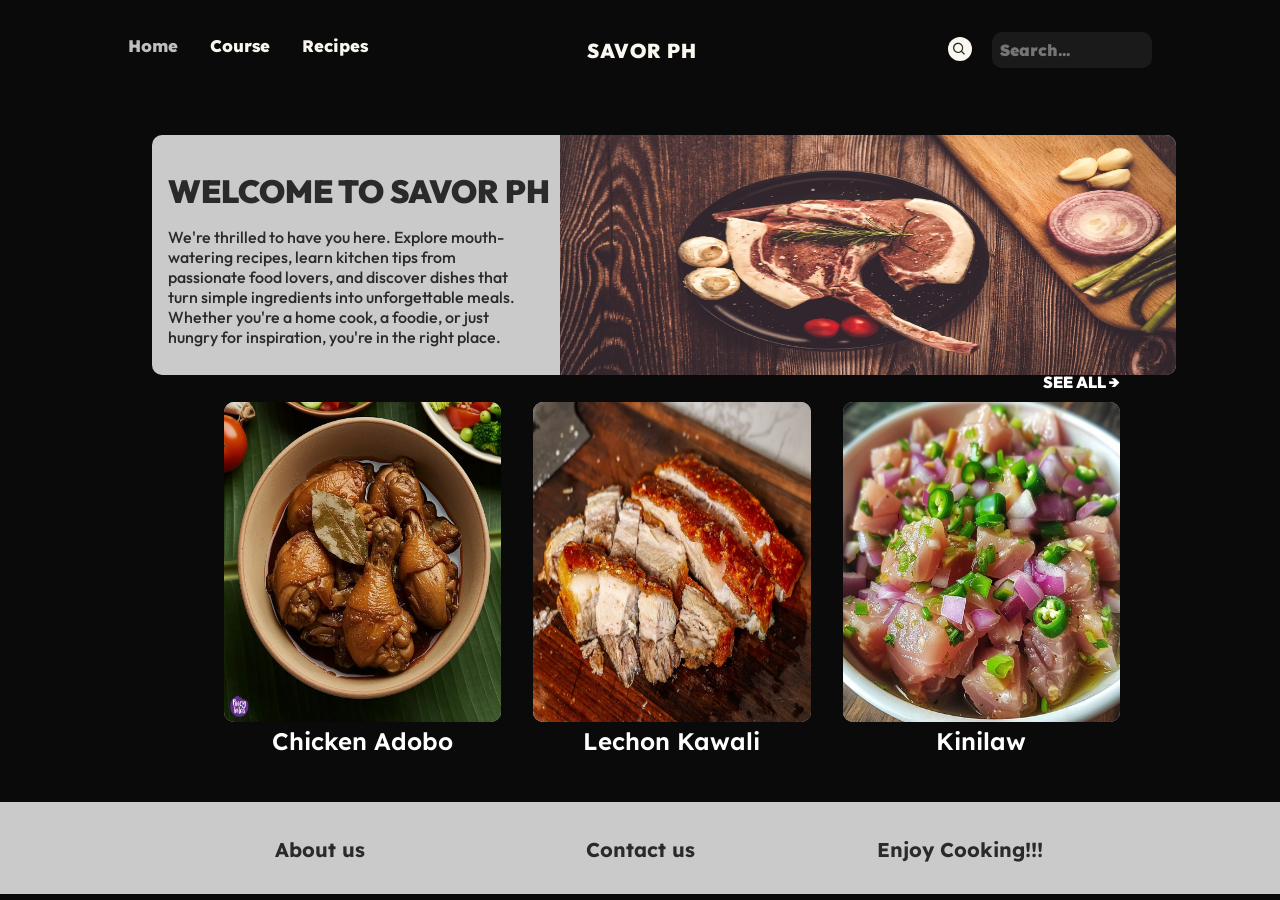
<file: index.html>
<!DOCTYPE html>
<html lang="en">
<head>
    <meta charset="UTF-8">
    <meta name="viewport" content="width=device-width, initial-scale=1.0">
    <link rel="stylesheet" href="style.css">
    <link href='https://unpkg.com/boxicons@2.1.4/css/boxicons.min.css' rel='stylesheet'>
    <title>Home Page</title>
</head>
<body>

    <nav>
        <ul class="nav-links">
            <li><a id="home" href="#">Home</a></li>
            <div class="dropdown">
                <button>Course</button>
                <div class="content">
                    <a href="2ndPage.html">Breakfast</a>
                    <a href="2ndPage(2.1).html">Lunch</a>
                    <a href="2ndPage(2.2).html">Appetizers</a>
                    <a href="2ndPage(2.3).html">Dessert</a>
                </div>
            </div>
            <li><a href="3rdPage.html">Recipes</a></li>
        </ul>
        <div class="logo">SAVOR PH</div>
        <div class="searchbar">
            <i class='bx bx-search search'></i>
            <input type="text" placeholder="Search..." class="searchBar">
        </div>
    </nav>

    <div class="container">
        <div class="content">
            <img src="tomahawk.jpg" alt="">
            <h1>
                WELCOME TO SAVOR PH
            </h1>
            <p>
                We're thrilled to have you here. Explore mouth-watering recipes, learn kitchen tips from passionate food
                lovers, and discover dishes that turn simple ingredients into unforgettable meals. Whether you're a home
                cook, a foodie, or just hungry for inspiration, you're in the right place.
            </p>
        </div>
    </div>

    <div class="items">
        <div class="sec-header">
            <span></span>
            <a href="#">SEE ALL →</a>
        </div>

        <div class="cards">
            <div class="card">
                <img src="chicken-adobo.jpg" alt="">
                <span></span>
                <a href="#">Chicken Adobo</a>
            </div>
            <div class="card">
                <img src="lechon-kawali.jpg" alt="">
                <span></span>
                <a href="#">Lechon Kawali</a>
            </div>
            <div class="card">
                <img src="kinilaw.jpg" alt="">
                <span></span>
                <a href="#">Kinilaw</a>
            </div>
        </div>
    </div>

    <footer>
        <div class="container2">
            <div class="footer-content">
                <h3>About us</h3>
            </div>
            <div class="footer-content">
                <h3>Contact us</h3>
            </div>
            <div class="footer-content">
                <h3>Enjoy Cooking!!!</h3>
            </div>
        </div>
    </footer>
</body>
</html>
</file>
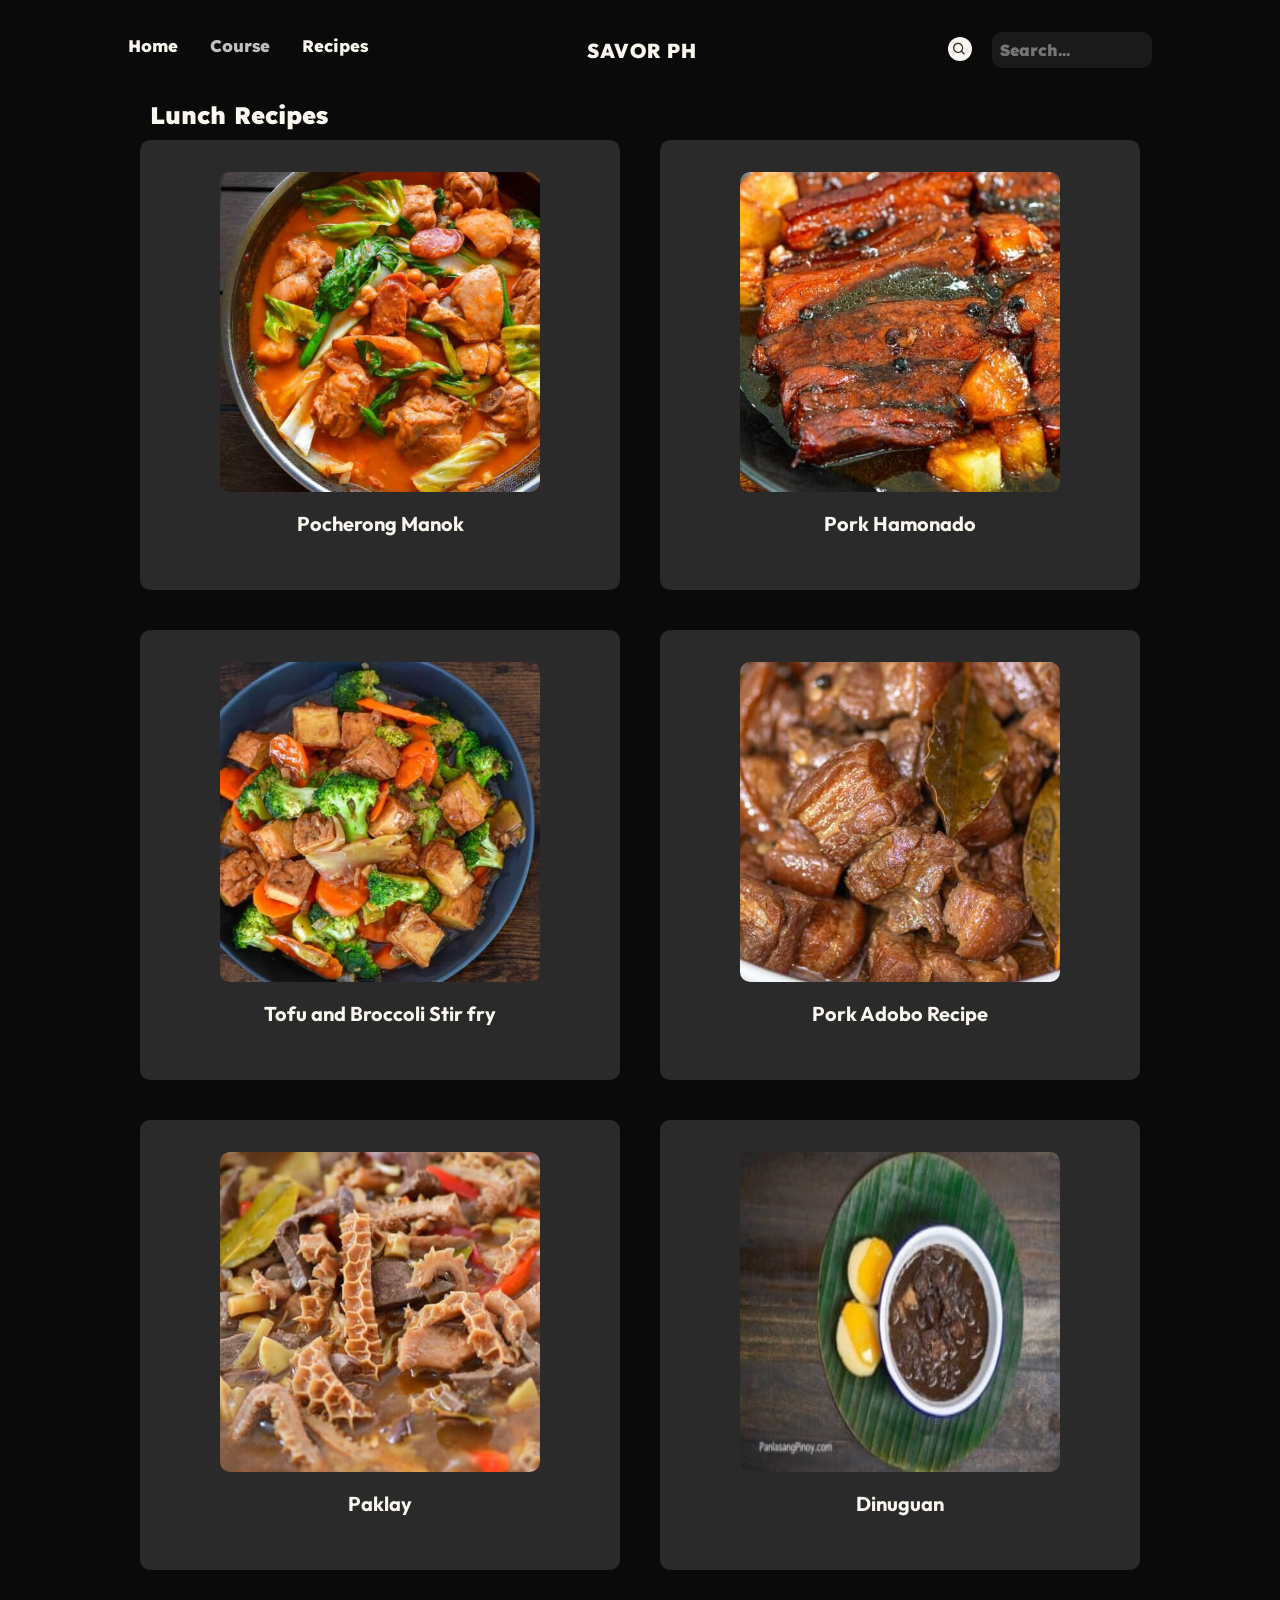
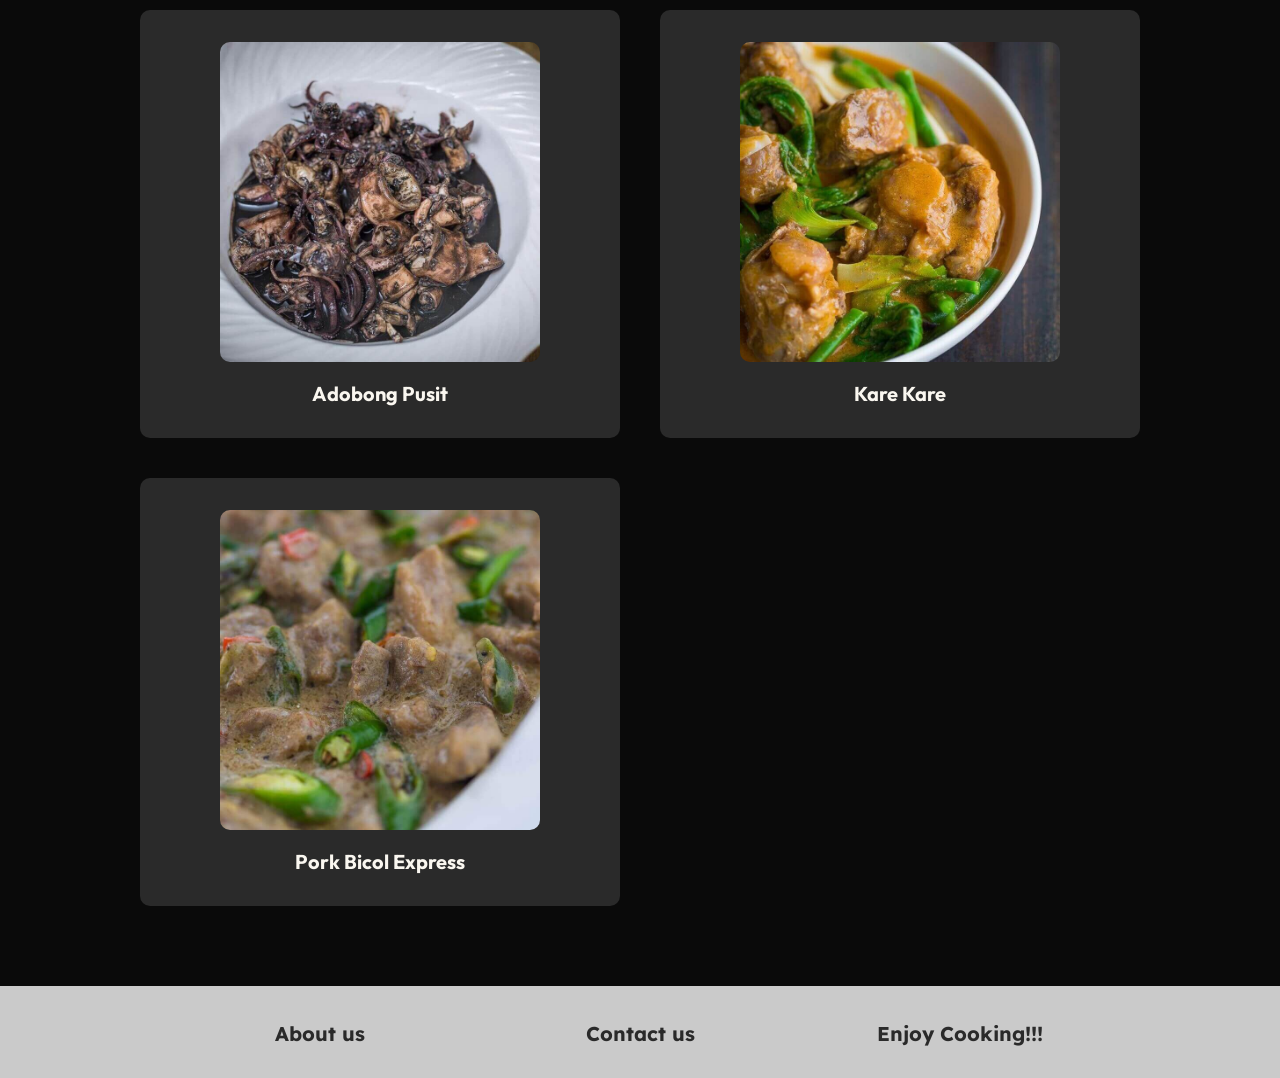
<file: 2ndPage(2.1).html>
<!DOCTYPE html>
<html lang="en">
<head>
    <meta charset="UTF-8">
    <meta name="viewport" content="width=device-width, initial-scale=1.0">
    <link rel="stylesheet" href="style.css">
    <link href='https://unpkg.com/boxicons@2.1.4/css/boxicons.min.css' rel='stylesheet'>
    <title>2nd (2.1) Page</title>
</head>
<body>

    <nav>
        <ul class="nav-links">
            <li><a href="index.html">Home</a></li>
            <div class="dropdown">
                <button id="boton">Course</button>
                <div class="content">
                    <a href="2ndPage.html">Breakfast</a>
                    <a href="">Lunch</a>
                    <a href="2ndPage(2.2).html">Appetizers</a>
                    <a href="2ndPage(2.3).html">Dessert</a>
                </div>
            </div>
            <li><a href="3rdPage.html">Recipes</a></li>
        </ul>
        <div class="logo">SAVOR PH</div>
        <div class="searchbar">
            <i class='bx bx-search search'></i>
            <input type="text" placeholder="Search..." class="searchBar">
        </div>
    </nav>

    <div class="subtitle">
        <h2>Lunch Recipes</h2>
    </div>

    <div class="grid-container">
        <div class="card1">
            <img class="ome" src="pocherong-manok.jpg" alt="">
            <h2><a href="https://panlasangpinoy.com/pocherong-manok/">Pocherong Manok</a></h2>
        </div>
        <div class="card1">
            <img class="ome" src="hamonadong-baboy.jpg" alt="">
            <h2><a href="https://panlasangpinoy.com/pork-hamonado/">Pork Hamonado</a></h2>
        </div>
        <div class="card1">
            <img class="ome" src="tofu-broccoli.jpg" alt="">
            <h2><a href="https://panlasangpinoy.com/tofu-and-broccoli-stir-fry/">Tofu and Broccoli Stir fry</a></h2>
        </div>
        <div class="card1">
            <img class="ome" src="adobo-pork.jpg" alt="">
            <h2><a href="https://panlasangpinoy.com/filipino-food-pork-adobo-recipe/">Pork Adobo Recipe</a></h2>
        </div>
        <div class="card1">
            <img class="ome" src="paklay.jpg" alt="">
            <h2><a href="https://panlasangpinoy.com/paklay-recipe/">Paklay</a></h2>
        </div>
        <div class="card1">
            <img class="ome" src="dinuguan.jpg" alt="">
            <h2><a href="https://panlasangpinoy.com/pork-dinuguan-recipe/">Dinuguan</a></h2>
        </div>
        <div class="card1">
            <img class="ome" src="adobong-pusit.jpg" alt="">
            <h2><a href="https://panlasangpinoy.com/adobong-pusit-recipe/">Adobong Pusit</a></h2>
        </div>
        <div class="card1">
            <img class="ome" src="kare-kare.jpg" alt="">
            <h2><a href="https://panlasangpinoy.com/kare-kare-recipe/">Kare Kare</a></h2>
        </div>
        <div class="card1">
            <img class="ome" src="bicol-express.jpg" alt="">
            <h2><a href="https://panlasangpinoy.com/pork-bicol-express-recipe/">Pork Bicol Express</a></h2>
        </div>
    </div>

    <footer>
        <div class="container2">
            <div class="footer-content">
                <h3>About us</h3>
            </div>
            <div class="footer-content">
                <h3>Contact us</h3>
            </div>
            <div class="footer-content">
                <h3>Enjoy Cooking!!!</h3>
            </div>
        </div>
    </footer>
</body>
</html>
</file>
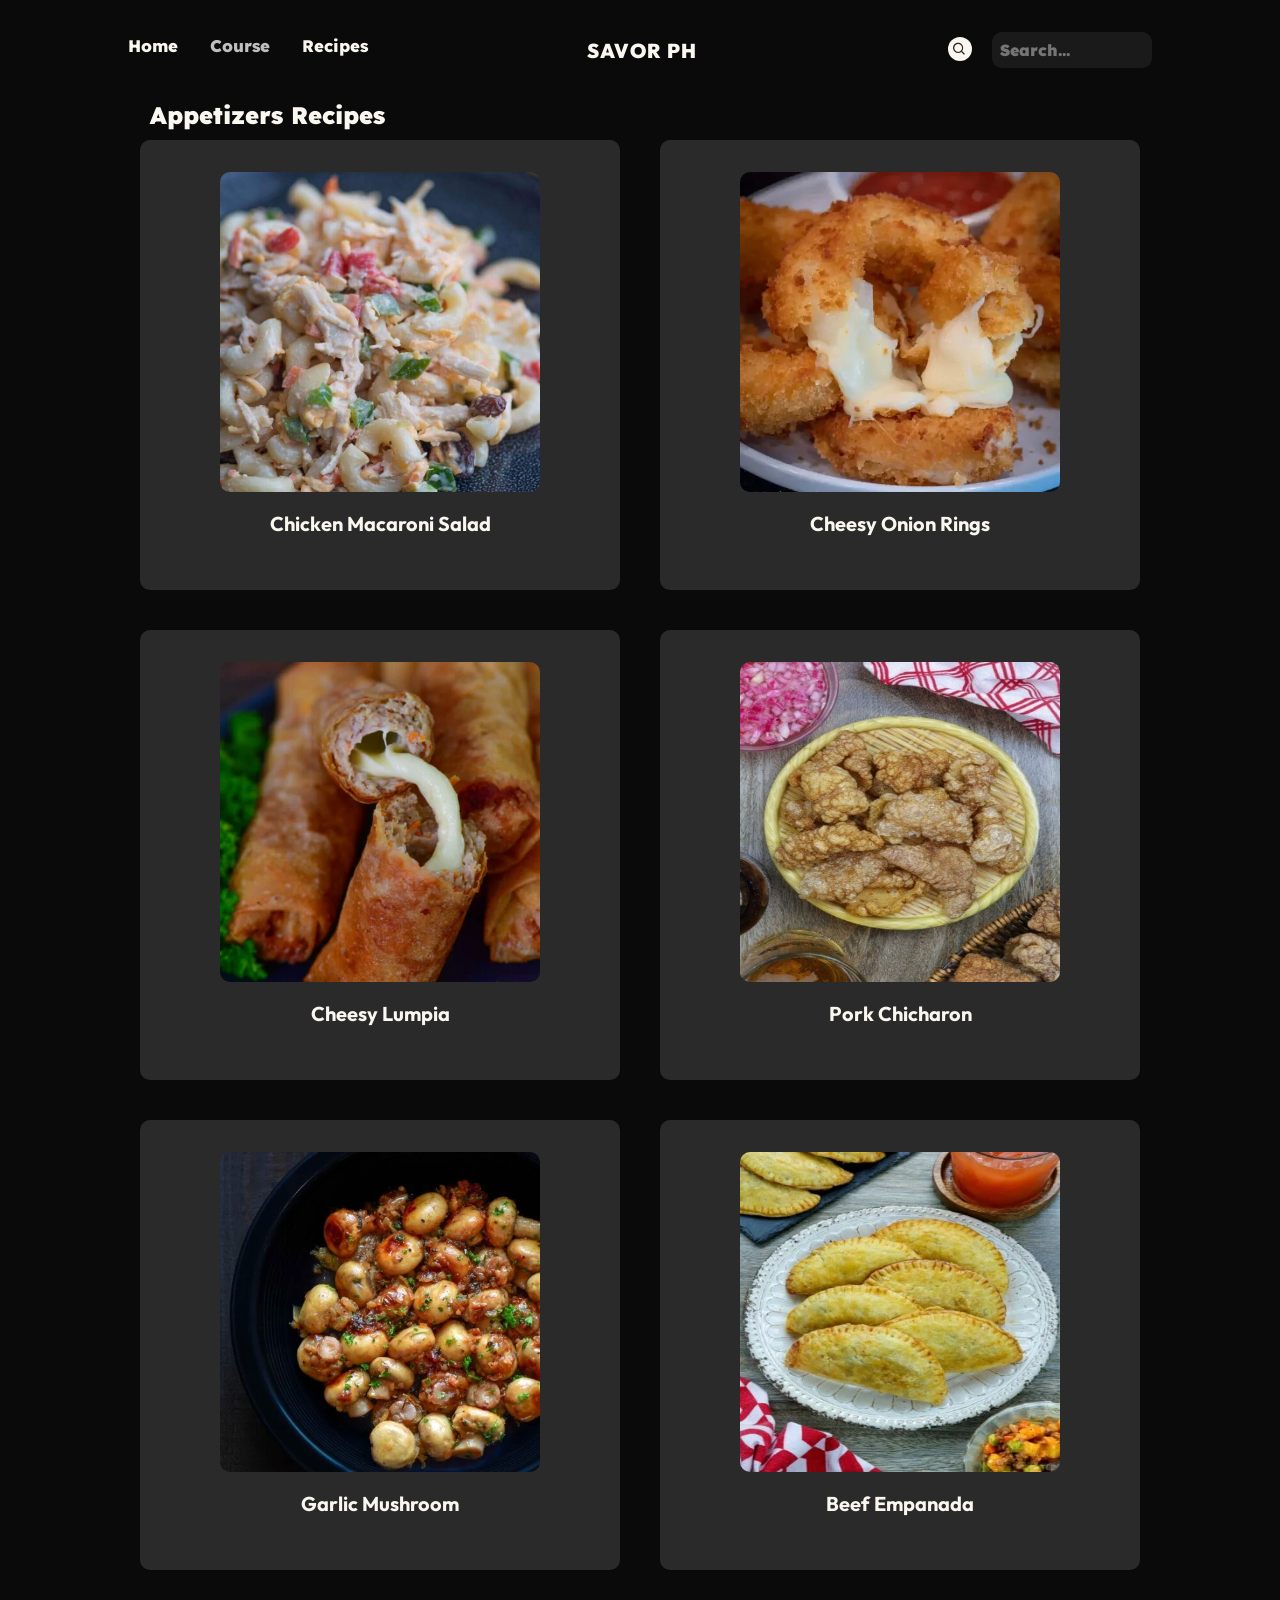
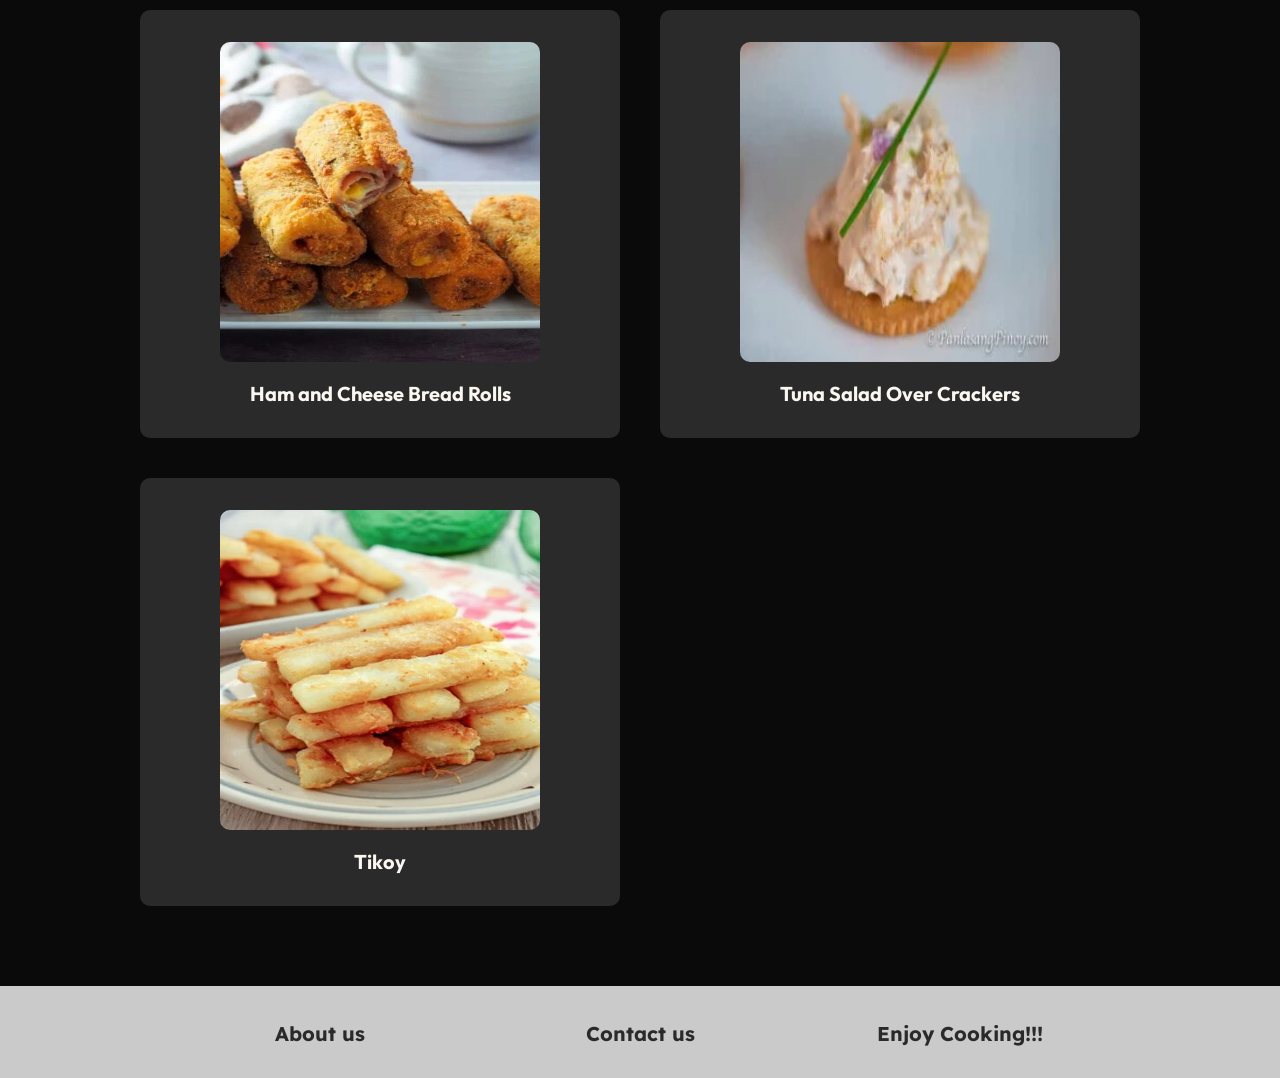
<file: 2ndPage(2.2).html>
<!DOCTYPE html>
<html lang="en">
<head>
    <meta charset="UTF-8">
    <meta name="viewport" content="width=device-width, initial-scale=1.0">
    <link rel="stylesheet" href="style.css">
    <link href='https://unpkg.com/boxicons@2.1.4/css/boxicons.min.css' rel='stylesheet'>
    <title>2nd (2.2) Page</title>
</head>
<body>

    <nav>
        <ul class="nav-links">
            <li><a href="index.html">Home</a></li>
            <div class="dropdown">
                <button id="boton">Course</button>
                <div class="content">
                    <a href="2ndPage.html">Breakfast</a>
                    <a href="2ndPage(2.1).html">Lunch</a>
                    <a href="">Appetizers</a>
                    <a href="2ndPage(2.3).html">Dessert</a>
                </div>
            </div>
            <li><a href="3rdPage.html">Recipes</a></li>
        </ul>
        <div class="logo">SAVOR PH</div>
        <div class="searchbar">
            <i class='bx bx-search search'></i>
            <input type="text" placeholder="Search..." class="searchBar">
        </div>
    </nav>

    <div class="subtitle">
        <h2>Appetizers Recipes</h2>
    </div>

    <div class="grid-container">
        <div class="card1">
            <img class="ome" src="macaroni.jpg" alt="">
            <h2><a href="https://panlasangpinoy.com/filipino-chicken-macaroni-salad-recipe/">Chicken Macaroni Salad</a></h2>
        </div>
        <div class="card1">
            <img class="ome" src="onion-rings.webp" alt="">
            <h2><a href="https://panlasangpinoy.com/cheesy-onion-rings/">Cheesy Onion Rings</a></h2>
        </div>
        <div class="card1">
            <img class="ome" src="lumpia-cheesy.webp" alt="">
            <h2><a href="https://panlasangpinoy.com/cheesy-lumpia/">Cheesy Lumpia</a></h2>
        </div>
        <div class="card1">
            <img class="ome" src="pork-chicharon.jpg" alt="">
            <h2><a href="https://www.kawalingpinoy.com/pork-chicharon/">Pork Chicharon</a></h2>
        </div>
        <div class="card1">
            <img class="ome" src="best-garlic-mushroom-500x500.webp" alt="">
            <h2><a href="https://panlasangpinoy.com/garlic-mushroom/">Garlic Mushroom</a></h2>
        </div>
        <div class="card1">
            <img class="ome" src="beef-empanada-11-366x476.webp" alt="">
            <h2><a href="https://www.kawalingpinoy.com/beef-empanada/">Beef Empanada</a></h2>
        </div>
        <div class="card1">
            <img class="ome" src="ham-cheese-bread-rolls-4-366x476.webp" alt="">
            <h2><a href="https://www.kawalingpinoy.com/ham-cheese-bread-rolls/">Ham and Cheese Bread Rolls</a></h2>
        </div>
        <div class="card1">
            <img class="ome" src="Tuna-Salad-over-Crackers-300x193.webp" alt="">
            <h2><a href="https://panlasangpinoy.com/tuna-salad-over-crackers/">Tuna Salad Over Crackers</a></h2>
        </div>
        <div class="card1">
            <img class="ome" src="homemade-tikoy-3-366x476.webp" alt="">
            <h2><a href="https://www.kawalingpinoy.com/tikoy/">Tikoy</a></h2>
        </div>
    </div>

    <footer>
        <div class="container2">
            <div class="footer-content">
                <h3>About us</h3>
            </div>
            <div class="footer-content">
                <h3>Contact us</h3>
            </div>
            <div class="footer-content">
                <h3>Enjoy Cooking!!!</h3>
            </div>
        </div>
    </footer>
</body>
</html>
</file>
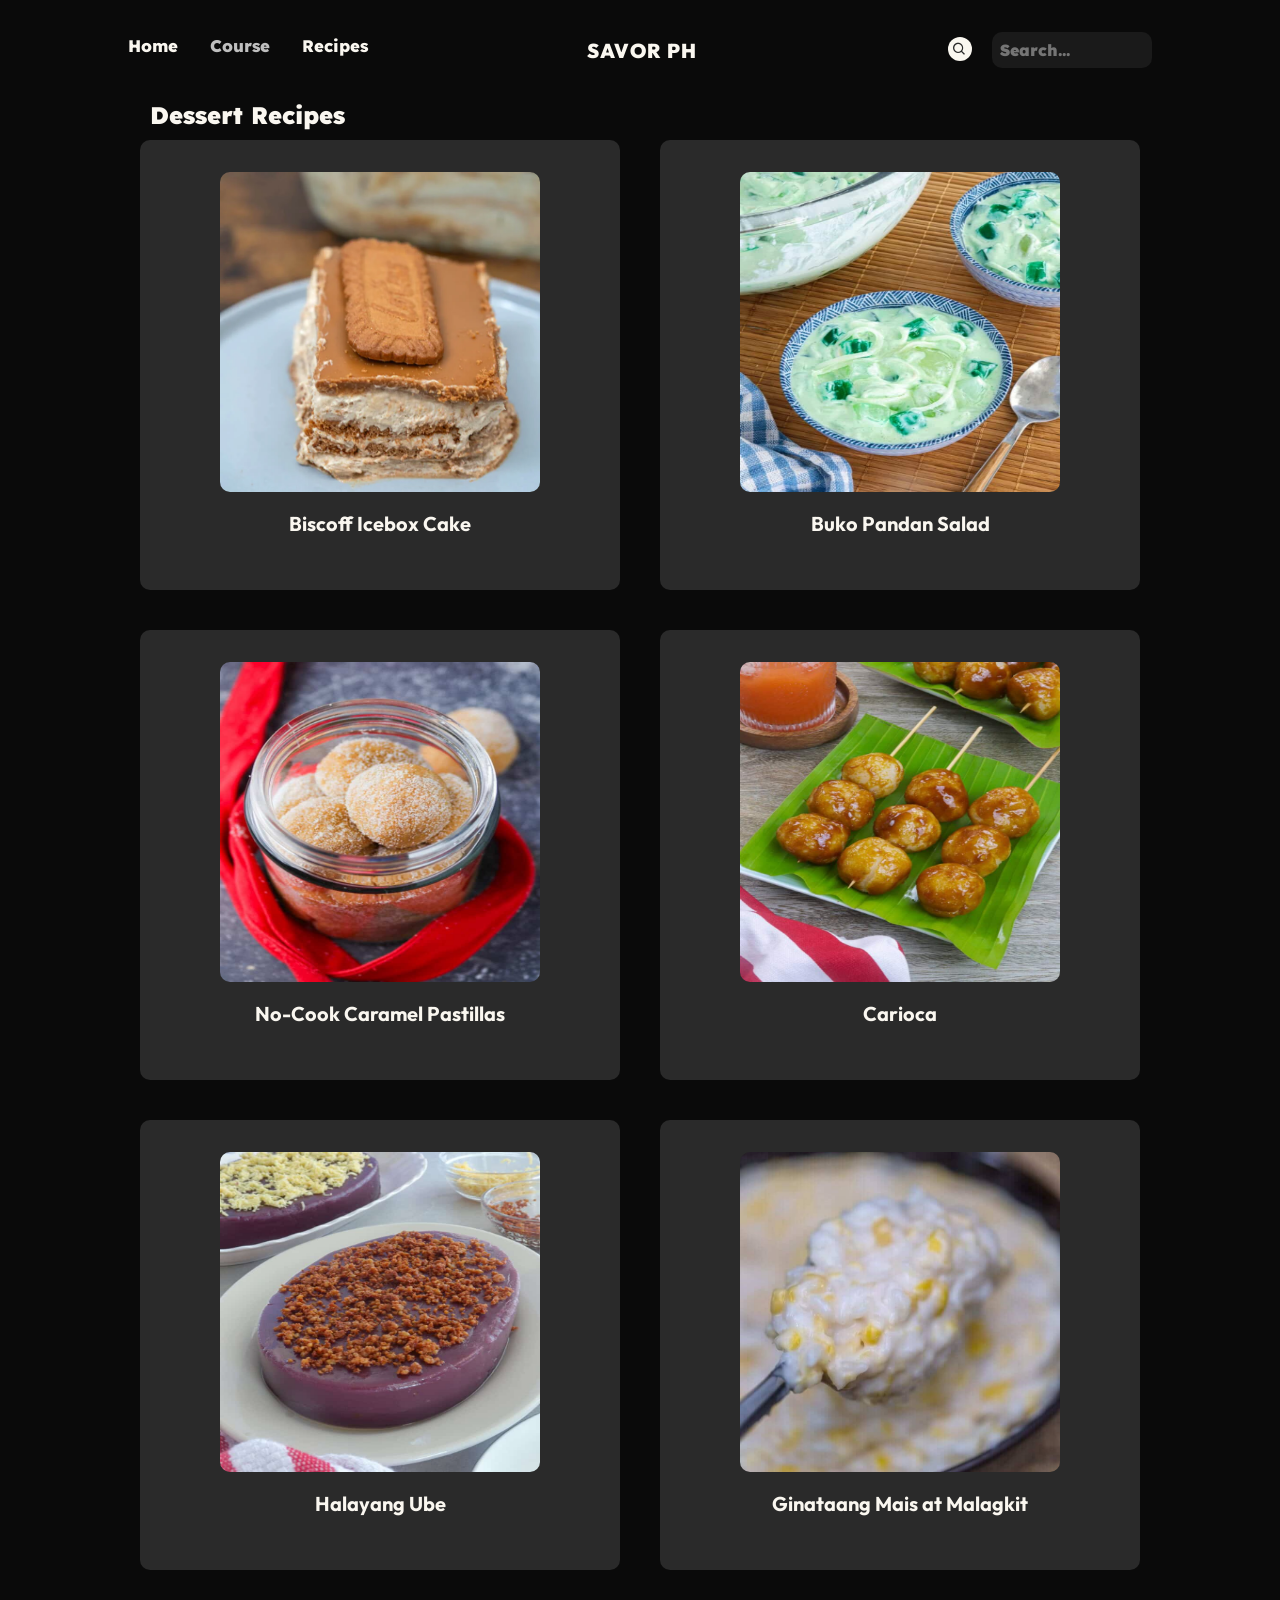
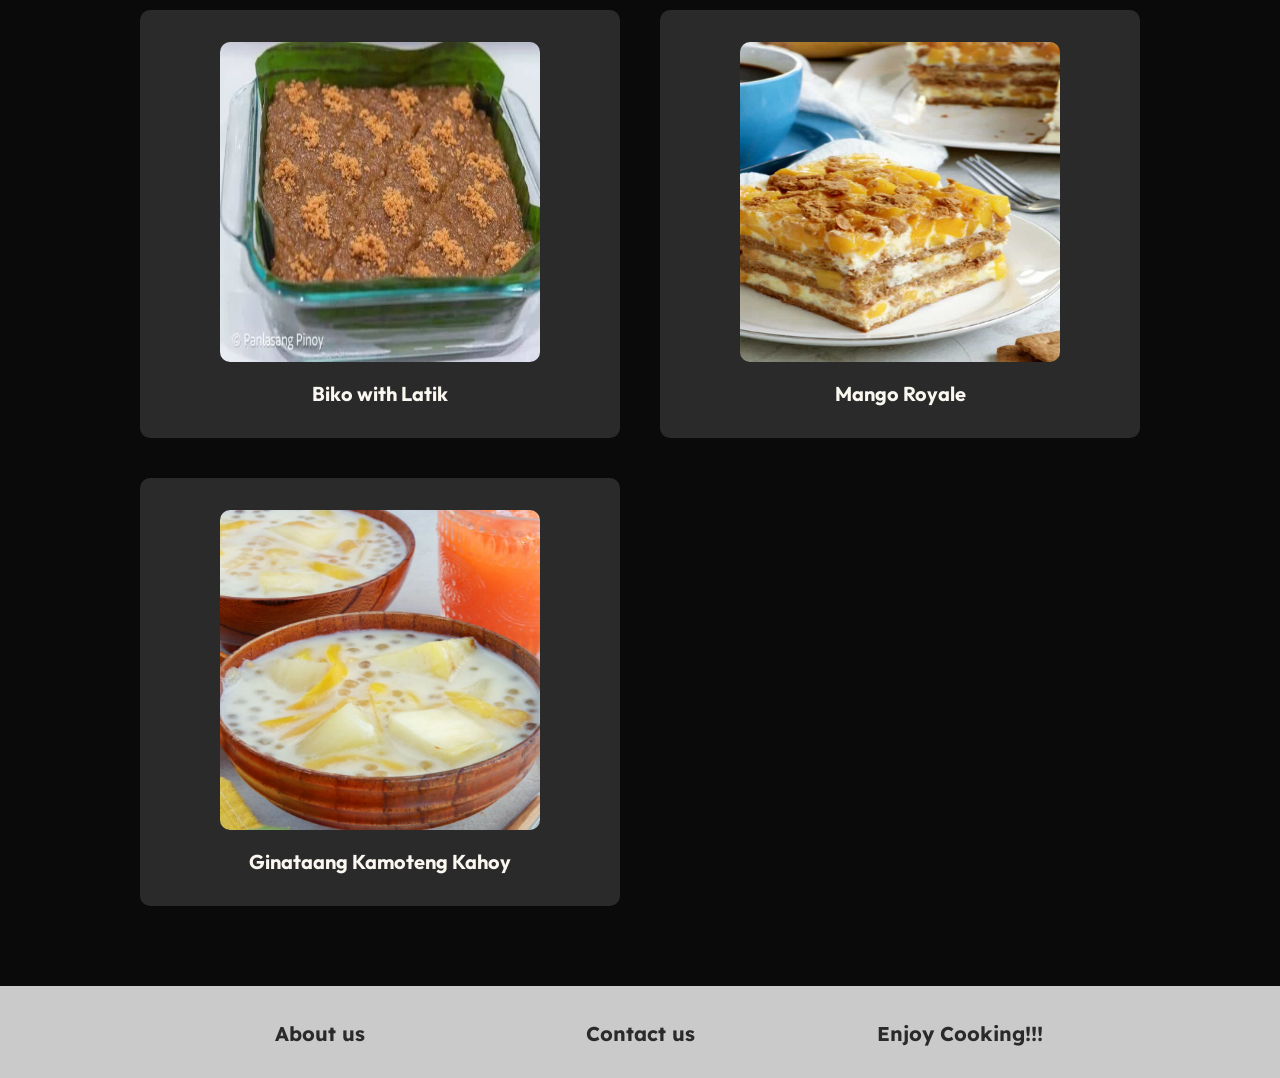
<file: 2ndPage(2.3).html>
<!DOCTYPE html>
<html lang="en">
<head>
    <meta charset="UTF-8">
    <meta name="viewport" content="width=device-width, initial-scale=1.0">
    <link rel="stylesheet" href="style.css">
    <link href='https://unpkg.com/boxicons@2.1.4/css/boxicons.min.css' rel='stylesheet'>
    <title>2nd (2.2) Page</title>
</head>
<body>

    <nav>
        <ul class="nav-links">
            <li><a href="index.html">Home</a></li>
            <div class="dropdown">
                <button id="boton">Course</button>
                <div class="content">
                    <a href="2ndPage.html">Breakfast</a>
                    <a href="2ndPage(2.1).html">Lunch</a>
                    <a href="2ndPage(2.2).html">Appetizers</a>
                    <a href="">Dessert</a>
                </div>
            </div>
            <li><a href="3rdPage.html">Recipes</a></li>
        </ul>
        <div class="logo">SAVOR PH</div>
        <div class="searchbar">
            <i class='bx bx-search search'></i>
            <input type="text" placeholder="Search..." class="searchBar">
        </div>
    </nav>

    <div class="subtitle">
        <h2>Dessert Recipes</h2>
    </div>

    <div class="grid-container">
        <div class="card1">
            <img class="ome" src="Biscoff-cake-recipe-750x750.webp" alt="">
            <h2><a href="https://panlasangpinoy.com/biscoff-icebox-cake/">Biscoff Icebox Cake</a></h2>
        </div>
        <div class="card1">
            <img class="ome" src="buko-pandan-salad-9-1200-1-680x884.jpg" alt="">
            <h2><a href="https://www.kawalingpinoy.com/buko-pandan-salad/">Buko Pandan Salad</a></h2>
        </div>
        <div class="card1">
            <img class="ome" src="no-cook-caramel-pastillas-1-680x884.jpg" alt="">
            <h2><a href="https://www.kawalingpinoy.com/no-cook-caramel-pastillas/">No-Cook Caramel Pastillas</a></h2>
        </div>
        <div class="card1">
            <img class="ome" src="carioca-1-1-680x884.jpg" alt="">
            <h2><a href="https://www.kawalingpinoy.com/carioca/">Carioca</a></h2>
        </div>
        <div class="card1">
            <img class="ome" src="ube-halaya-3-680x884.jpg" alt="">
            <h2><a href="https://www.kawalingpinoy.com/halayang-ube/">Halayang Ube</a></h2>
        </div>
        <div class="card1">
            <img class="ome" src="Gimataang-Mais-at-Malagkit-Recipe-728x750.jpg" alt="">
            <h2><a href="https://panlasangpinoy.com/ginataang-mais-at-malagkit-sweet-corn/">Ginataang Mais at Malagkit</a></h2>
        </div>
        <div class="card1">
            <img class="ome" src="biko-with-latik-540x360.webp" alt="">
            <h2><a href="https://panlasangpinoy.com/how-to-make-biko-with-latik/">Biko with Latik</a></h2>
        </div>
        <div class="card1">
            <img class="ome" src="mango-royale-7-680x884.jpg" alt="">
            <h2><a href="https://www.kawalingpinoy.com/mango-royale/">Mango Royale</a></h2>
        </div>
        <div class="card1">
            <img class="ome" src="ginataang-kamoteng-kahoy-with-sago-langka-680x884.webp" alt="">
            <h2><a href="https://www.kawalingpinoy.com/ginataang-kamoteng-kahoy/">Ginataang Kamoteng Kahoy</a></h2>
        </div>
    </div>

    <footer>
        <div class="container2">
            <div class="footer-content">
                <h3>About us</h3>
            </div>
            <div class="footer-content">
                <h3>Contact us</h3>
            </div>
            <div class="footer-content">
                <h3>Enjoy Cooking!!!</h3>
            </div>
        </div>
    </footer>
</body>
</html>
</file>
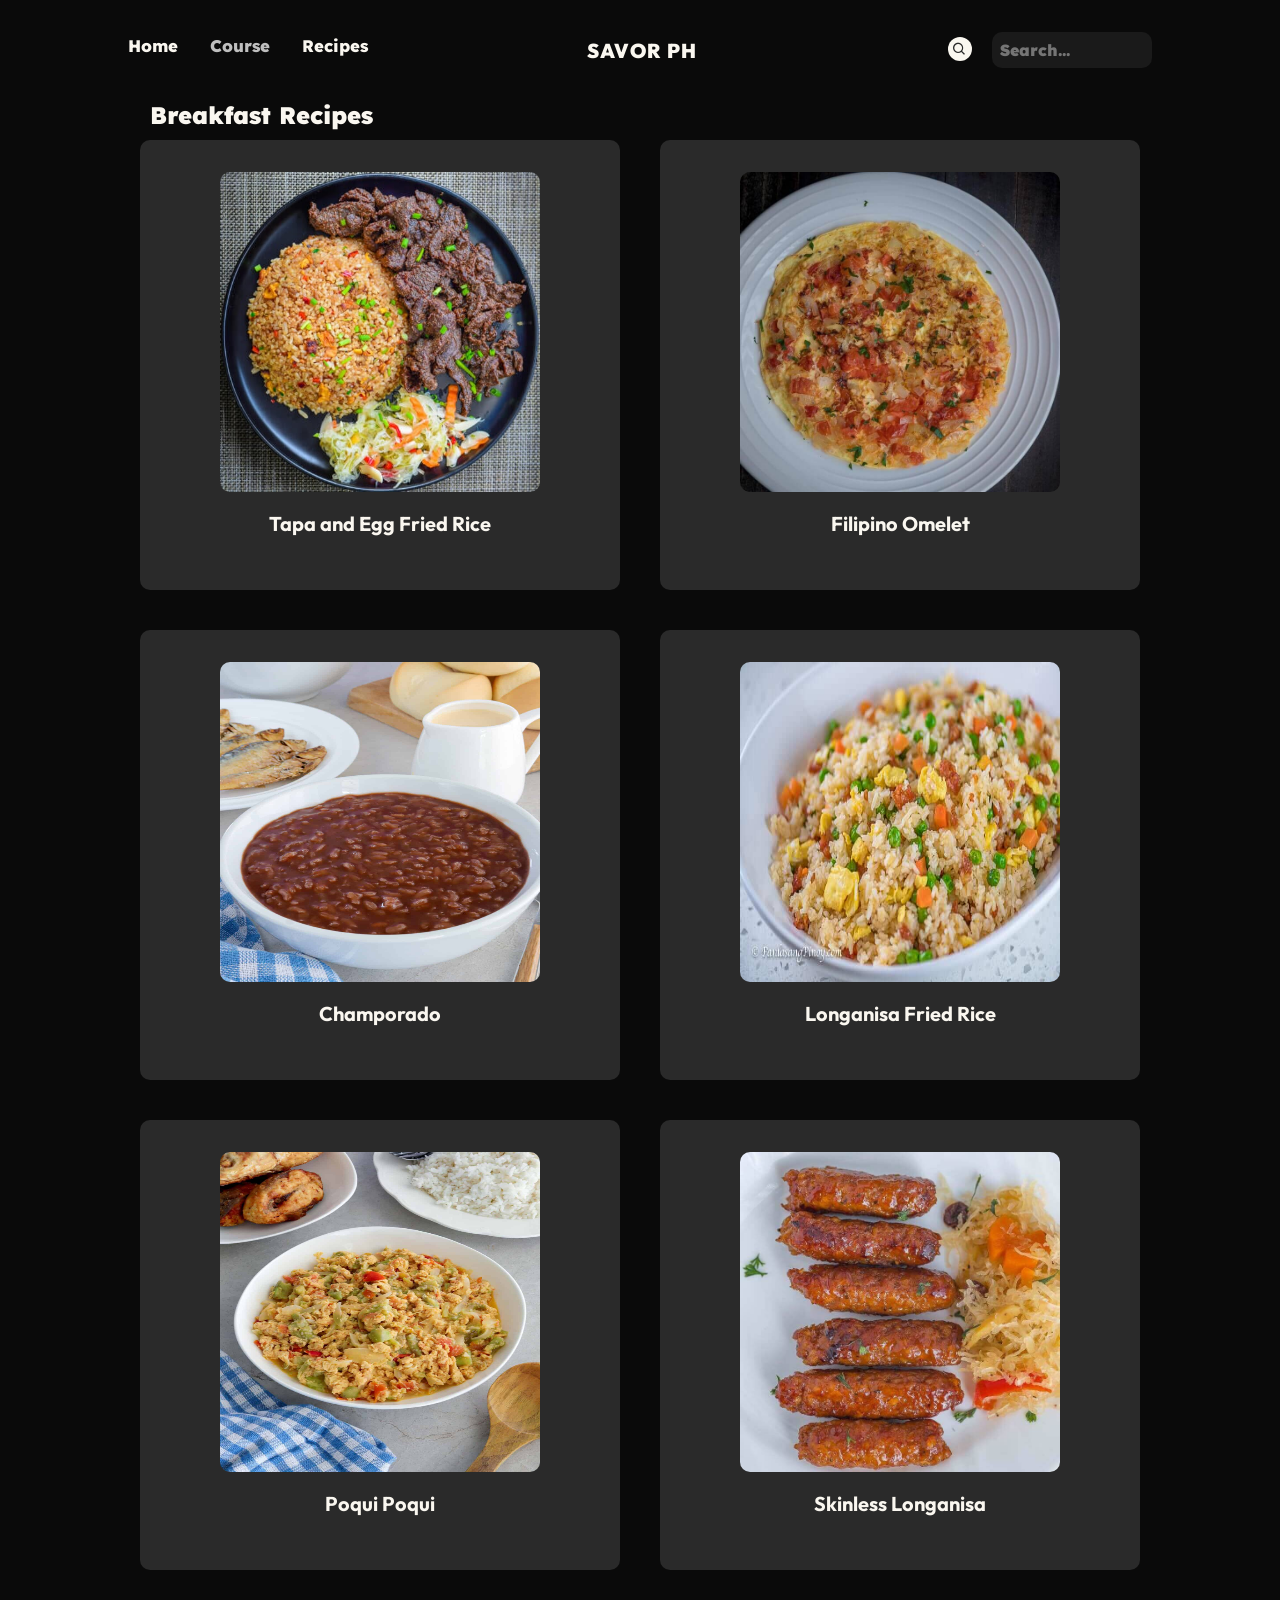
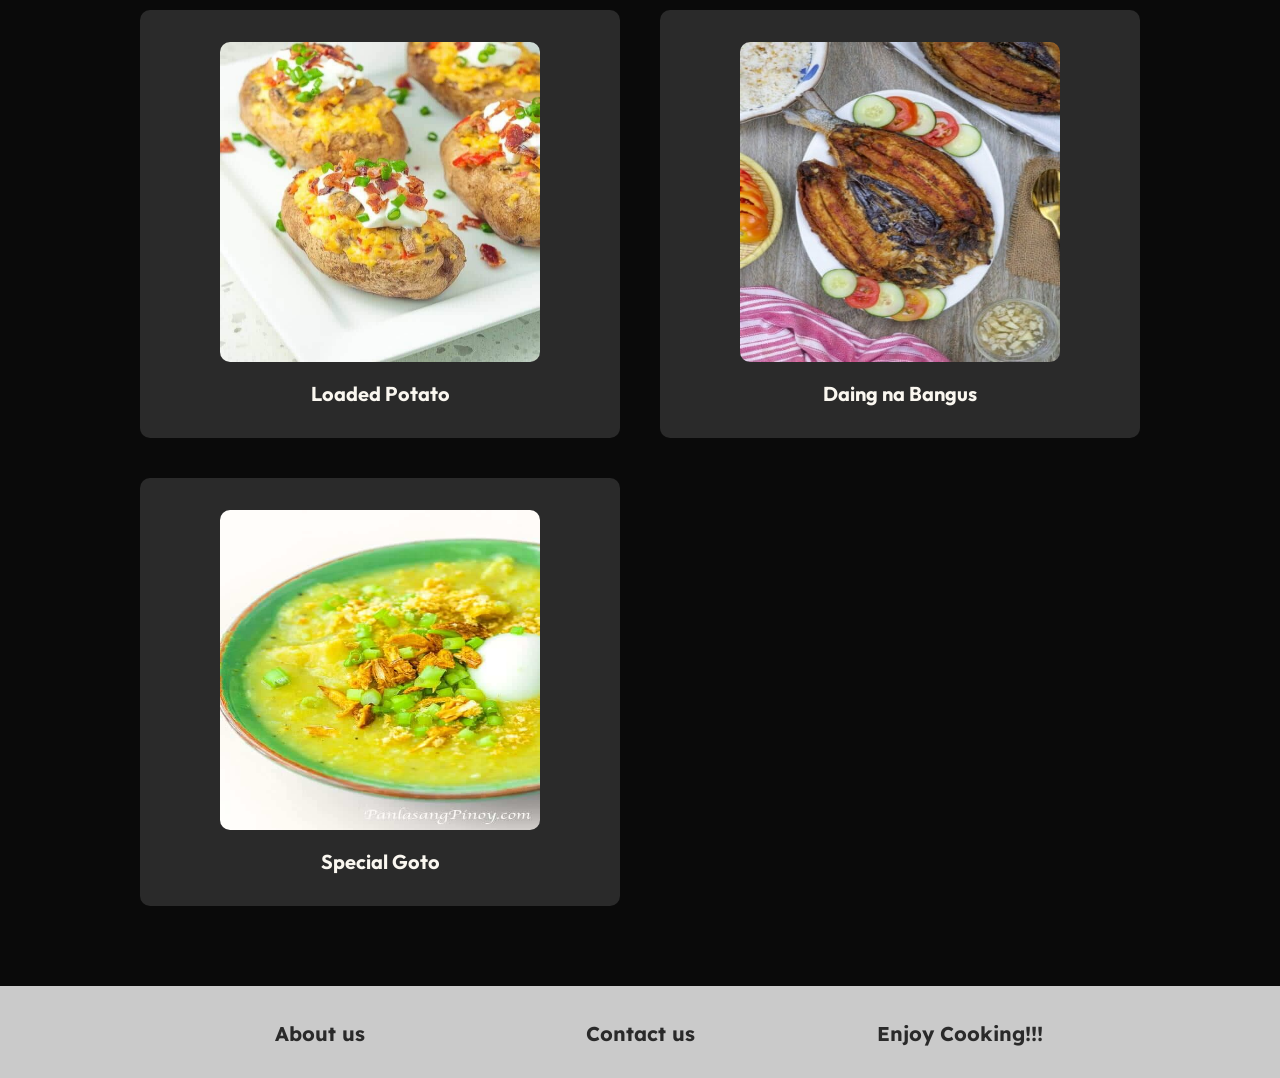
<file: 2ndPage.html>
<!DOCTYPE html>
<html lang="en">
<head>
    <meta charset="UTF-8">
    <meta name="viewport" content="width=device-width, initial-scale=1.0">
    <link rel="stylesheet" href="style.css">
    <link href='https://unpkg.com/boxicons@2.1.4/css/boxicons.min.css' rel='stylesheet'>
    <title>2nd Page</title>
</head>
<body>

    <nav>
        <ul class="nav-links">
            <li><a href="index.html">Home</a></li>
            <div class="dropdown">
                <button id="boton">Course</button>
                <div class="content">
                    <a href="">Breakfast</a>
                    <a href="2ndPage(2.1).html">Lunch</a>
                    <a href="2ndPage(2.2).html">Appetizers</a>
                    <a href="2ndPage(2.3).html">Dessert</a>
                </div>
            </div>
            <li><a href="3rdPage.html">Recipes</a></li>
        </ul>
        <div class="logo">SAVOR PH</div>
        <div class="searchbar">
            <i class='bx bx-search search'></i>
            <input type="text" placeholder="Search..." class="searchBar">
        </div>
    </nav>

    <div class="subtitle">
        <h2>Breakfast Recipes</h2>
    </div>

    <div class="grid-container">
        <div class="card1">
            <img class="ome" src="tapa.jpg" alt="">
            <h2><a href="https://panlasangpinoy.com/tapa-and-egg-fried-rice/">Tapa and Egg Fried Rice</a></h2>
        </div>
        <div class="card1">
            <img class="ome" src="filipino-omelet.jpg" alt="">
            <h2><a href="https://panlasangpinoy.com/filipino-omelet-recipe/">Filipino Omelet</a></h2>
        </div>
        <div class="card1">
            <img class="ome" src="champorado.jpg" alt="">
            <h2><a href="https://www.kawalingpinoy.com/champorado/">Champorado</a></h2>
        </div>
        <div class="card1">
            <img class="ome" src="fried-rice.jpg" alt="">
            <h2><a href="https://panlasangpinoy.com/special-longanisa-fried-rice-recipe/">Longanisa Fried Rice</a></h2>
        </div>
        <div class="card1">
            <img class="ome" src="poqui-poqui.jpg" alt="">
            <h2><a href="https://www.kawalingpinoy.com/poqui-poqui/">Poqui Poqui</a></h2>
        </div>
        <div class="card1">
            <img class="ome" src="skinless-longganisa.jpg" alt="">
            <h2><a href="https://panlasangpinoy.com/skinless-longganisa-recipe/">Skinless Longanisa</a></h2>
        </div>
        <div class="card1">
            <img class="ome" src="loaded-potato.jpg" alt="">
            <h2><a href="https://panlasangpinoy.com/loaded-breakfast-potato/">Loaded Potato</a></h2>
        </div>
        <div class="card1">
            <img class="ome" src="boneless-bangus.jpg" alt="">
            <h2><a href="https://www.kawalingpinoy.com/daing-na-bangus/">Daing na Bangus</a></h2>
        </div>
        <div class="card1">
            <img class="ome" src="goto.jpg" alt="">
            <h2><a href="https://panlasangpinoy.com/special-goto-recipe/">Special Goto</a></h2>
        </div>
    </div>

    <footer>
        <div class="container2">
            <div class="footer-content">
                <h3>About us</h3>
            </div>
            <div class="footer-content">
                <h3>Contact us</h3>
            </div>
            <div class="footer-content">
                <h3>Enjoy Cooking!!!</h3>
            </div>
        </div>
    </footer>
</body>
</html>
</file>
<file: style.css>
@import url('https://fonts.googleapis.com/css2?family=Lexend:wght@100..900&display=swap');
@import url('https://fonts.googleapis.com/css2?family=Outfit:wght@100..900&display=swap');

* {
    margin: 0;
    padding: 0;
    box-sizing: border-box;
}
body {
    background: #0a0a0a;
    color: #faf7f0;
}
nav {
    width: 100%;
    padding: 1rem 10%;
    margin: 1rem 0rem;

    display: flex;
    align-items: center;
    justify-content: space-between;
}
.logo {
    font-family: "Outfit", sans-serif;
    font-size: 1.25rem;
    font-weight: 900;
    letter-spacing: 1px;
    margin-right: 2rem;
}
.nav-links {
    list-style: none;
    display: flex;
    gap: 2rem;
}
.nav-links li a {
    position: relative;
    font-family: "Lexend", sans-serif;
    font-size: 1.05rem;
    font-weight: 800;
    text-decoration: none;
    color: #faf7f0;
    transition: 0.3s;
}
.nav-links li a:hover {
    color: #f18930;
}
.nav-links #home {
    color: #bfbfbf;
}
.nav-links #home:hover {
    color: #f18930;
}
.searchBar {
    font-family: "Lexend", sans-serif;
    width: 10rem;
    padding: 0.5rem 0.5rem;
    border-radius: 10px;
    font-weight: 900;
    font-size: 1rem;
    background: #1a1a1a;
    color: #faf7f0;
    border: none;
}
.searchbar i {
    background: #faf7f0;
    color: #2a2a2a;
    padding: 0.25rem;
    border-radius: 50%;
    margin-right: 1rem;
    cursor: pointer;
    transition: 0.3s;
}
.searchbar i:hover {
    background: #f18930;
;
}
.container {
    position: absolute;
    width: 80%;
    left: 9.5rem;
    top: 15%;
    background: #cacaca;
    border-radius: 10px;
}
.container img {
    float: right;
    width: 100%;
    max-width: 38.5rem;
    height: 15rem;
    aspect-ratio: 16 / 9;
    border-top-right-radius: 10px;
    border-bottom-right-radius: 10px;
}
.container h1 {
    font-family: "Outfit", sans-serif;
    font-size: 2rem;
    font-weight: 900;
    color: #2a2a2a;
    padding: 2.25rem 1rem 1rem 1rem;
    transition: 0.3s;
}
.container h1:hover {
    color: #0a0a0a;
}
.container p {
    font-family: "Outfit", sans-serif;
    font-size: 1rem;
    font-weight: 500;
    color: #2a2a2a;
    padding: 0rem 40rem 0rem 1rem;
}
.items {
    width: 70%;
    margin: 18rem 0rem 0rem 14rem;
}

.sec-header {
    display: flex;
    justify-content: flex-end;
    margin-bottom: 10px;
    font-weight: bold;
}

.sec-header a {
    font-family: "Outfit", sans-serif;
    font-weight: 900;
    text-decoration: none;
    color: white;
    transition: 0.2s;
}
.sec-header a:hover {
    color: #f18930;
}
.cards {
    display: flex;
    justify-content: space-between;
    gap: 2rem;
}

.card {
    width: 100%;
    height: 20rem;
    background: #bfbfbf;
    border-radius: 10px;
}
.card img{
    width: 100%;
    height: 20rem;
    border-radius: 10px;
}
.card a {
    font-family: "Lexend", sans-serif;
    font-size: 1.5rem;
    font-weight: 600;
    display: flex;
    justify-content: center;
    text-decoration: none;
    color: white;
    transition: 0.2s;
}
.card a:hover {
    color: #f18930;
}
footer{
    background: #cacaca;
    padding-top: 0.2rem;
    margin-top: 5rem;
}
.container2{
    width: 100%;
    margin-top: 2rem;
    display: flex;
    justify-content: center;
}
.footer-content{
    width: 25%;
}
h3{
    font-family: "Lexend", sans-serif;
    font-size: 1.25rem;
    color: #2a2a2a;
    margin-bottom: 2rem;
    text-align: center;
    cursor: pointer;
    transition: 0.2s;
}
h3:hover {
    color: #0a0a0a;
}
#boton {
    color: #bfbfbf;
    transition: 0.3s;
}
#boton:hover {
    color: #f18930;
}
.dropdown {
    display: inline-block;
    z-index: 1;
}
.dropdown button {
    font-family: "Lexend", sans-serif;
    font-size: 1.05rem;
    font-weight: 800;
    text-decoration: none;
    color: #faf7f0;
    background-color: #0a0a0a;
    padding-bottom: 10px;
    border: none;
    cursor: pointer;
    transition: 0.3s;
}
.dropdown .content a {
    font-family: "Outfit", sans-serif;
    font-weight: 600;
    display: block;
    color: #2a2a2a;
    text-decoration: none;
    text-align: center;
    padding: 10px 10px;
    transition: 0.1s;
}
.dropdown .content {
    display: none;
    position: absolute;
    left: 165px;
    width: 200px;
    background-color: #cacaca;
    box-shadow: 0px 10px 25px 0px rgba(0,0,0,0.5);
    -webkit-box-shadow: 0px 10px 25px 0px rgba(0,0,0,0.5);
    -moz-box-shadow: 0px 10px 25px 0px rgba(0,0,0,0.5);
}
.dropdown:hover .content {
    display: block;
}
.dropdown:hover button {
    color: #f18930;
}
.dropdown a:hover {
    color: #faf7f0;
    background-color: #f18930;
}
.grid-container h2 {
    font-family: "Outfit", sans-serif;
    font-size: 1.25rem;
    color: #faf7f0;
    padding: 15px 0 0;
}
.grid-container h2 a {
    color: #faf7f0;
    text-decoration: none;
    transition: 0.2s;
}
.grid-container h2 a:hover {
    color: #f18930;
}
.card1 {
    padding: 2em;
    border-radius: 10px;
    background-color: #2a2a2a;
    text-align: center;
}
.grid-container {
    display: grid;
    justify-content: center;
    padding: 0 140px;
    grid-template-columns: repeat(auto-fit, minmax(380px, 1fr));
    grid-template-rows: 450px 450px 450px;
    gap: 40px;
}
.grid-container .card1 img {
    border-radius: 10px;
    width: 320px;
}
.grid-container .card1 .ome {
    border-radius: 10px;
    width: 320px;
    height: 320px;
}
.subtitle {
    display: flex;
    padding: 0 150px 10px;
    background-color: transparent;
}
.subtitle h2 {
    font-family: "Lexend", sans-serif;
    font-size: 1.5rem;
    font-weight: 900;
    color: #faf7f0;
}

.conTAINER {
    max-width: 1100px;
    margin: 50px auto;
    text-align: center;
}

.tiTle {
    display: flex;
    align-items: center;
    justify-content: center;
    gap: 15px;
    margin-bottom: 30px;
    font-family: "Lexend", sans-serif;
    font-weight: 900;
}

.tiTle::before,
.tiTle::after {
    content: "";
    flex: 1;
    height: 1px;
    background: #888;
}

.tiTle span {
    letter-spacing: 2px;
    font-size: 40px;
    white-space: nowrap;
}

.tabS {
    display: flex;
    justify-content: center;
    gap: 10px;
    margin-bottom: 40px;
}

.tAb-Btn {
    background: #e5e5e5;
    border: none;
    padding: 12px 75px;
    border-radius: 6px;
    cursor: pointer;
    font-weight: bold;
    font-size: 20px;
    letter-spacing: -1px;
    transition: 0.3s all ease;
    font-family: "Outfit", sans-serif;
}

.tAb-Btn.active {
    background: transparent;
    color: white;
    border: 2px solid white;
}

.tAb-Btn:hover {
    opacity: 0.8;
}

.tAb-Btn i {
    padding-left: 10px;
}

.conTent {
    display: none;
    grid-template-columns: repeat(3, 1fr);
    gap: 30px;
}

.conTent.active {
    display: grid;
}

.cardy {
    background: #cfcfcf;
    height: 300px;
    border-radius: 12px;
}

.cardy img {
    width: 100%;
    height: 100%;
    border-radius: 10px;
}

@media (max-width: 768px) {
    .conTent {
        grid-template-columns: 1fr;
    }
}

#recipes {
    color: #bfbfbf;
    transition: 0.3s;
}
#recipes:hover {
    color: #f18930;
}
</file>
